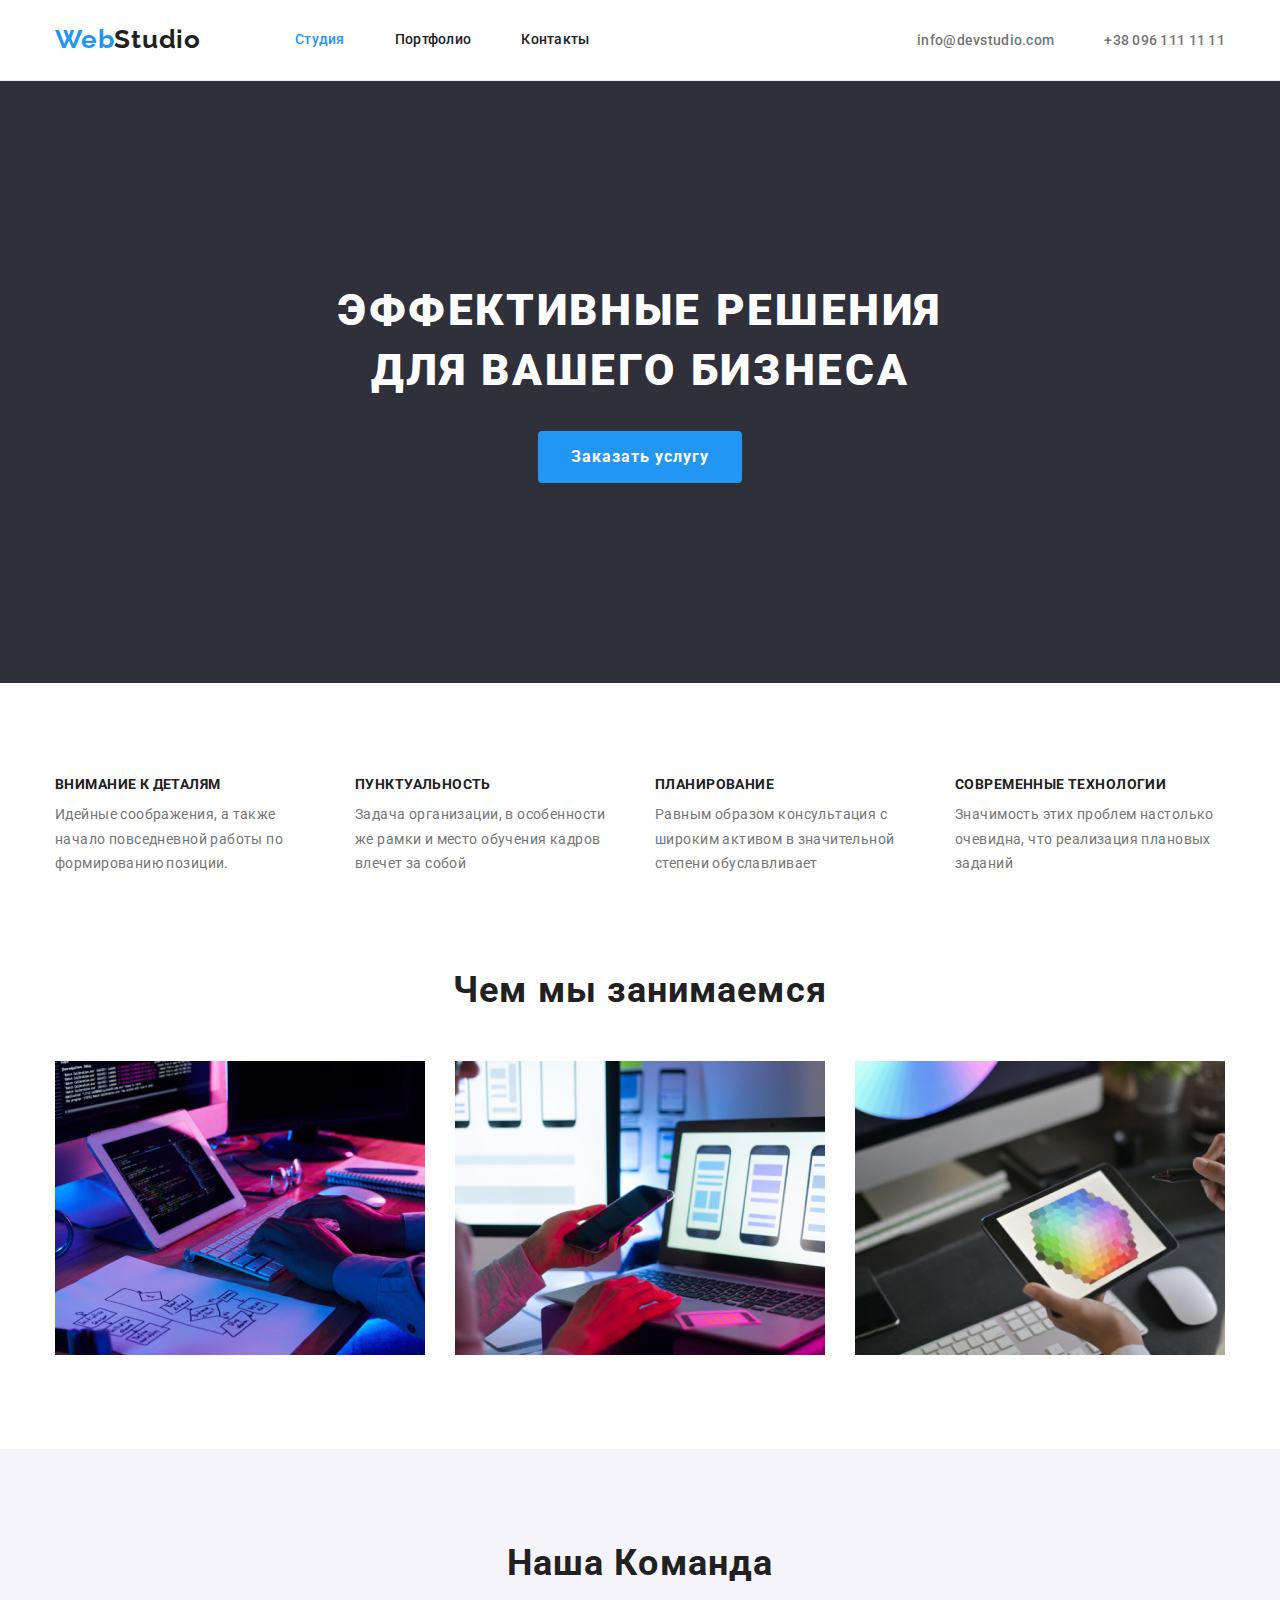
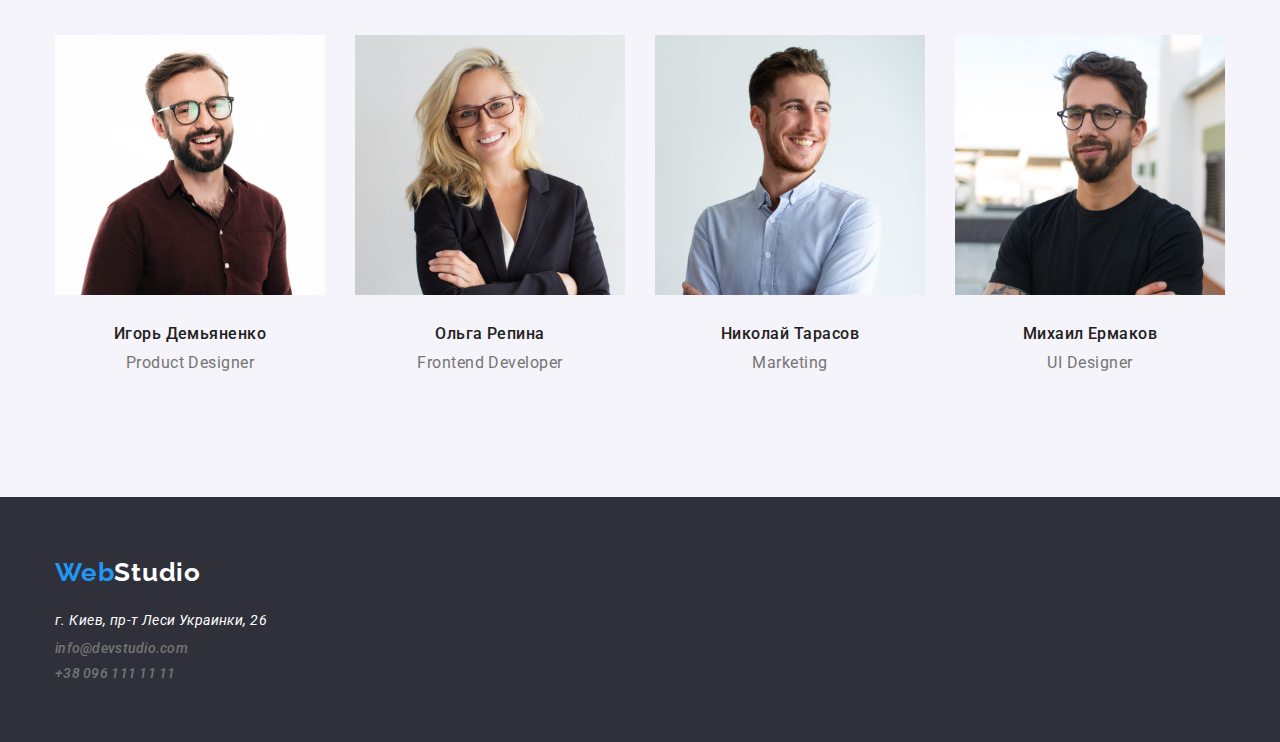
<file: index.html>
<!DOCTYPE html>
<html lang="ru">
<head>
    <meta charset="UTF-8">
    <meta name="viewport" content="width=device-width, initial-scale=1.0">
    <title>Document</title>
    <link rel="preconnect" href="https://fonts.googleapis.com">
    <link rel="preconnect" href="https://fonts.gstatic.com" crossorigin>
    <link rel="preconnect" href="https://fonts.googleapis.com">
    <link rel="preconnect" href="https://fonts.gstatic.com" crossorigin>
    <link rel="preconnect" href="https://fonts.googleapis.com">
    <link rel="preconnect" href="https://fonts.gstatic.com" crossorigin>
    <link
         href="https://fonts.googleapis.com/css2?family=Raleway:wght@700&family=Roboto:wght@400;500;700;900&display=swap"
         rel="stylesheet">
    <link rel="stylesheet" href="https://cdnjs.cloudflare.com/ajax/libs/modern-normalize/1.1.0/modern-normalize.min.css">
    <link rel="stylesheet" href="./css/styles.css">
    <style>
        li {
            list-style-type: none; 
   }
    </style>
    <style>
        a {
            text-decoration: none;
        }
    </style>
</head>
<body>
    <!--шапка сайту-->
    <header class="page-header">
        <div class="container main-nav">
            <nav class="auss-nav">
                <a href="/" class="logo">
                    <span class="logo-blue">Web</span>Studio
                </a>
    
                <ul class="site-nav list ">
                    <li class="item"><a class="link current" href="./index.html">Студия</a></li>
                    <li class="item"><a class="link" href="./portfolio.html">Портфолио</a></li>
                    <li class="item"><a class="link" href="">Контакты</a></li>
                </ul>
            </nav>
        
            <ul class="sait-conntacts list">
                <li class="conntacts-link">
                    <a class="link" href="mailto:info@devstudio.com">info@devstudio.com</a>
                </li>
                <li class="conntacts-link">
                    <a class="link" href="tel:+380961111111">+38 096 111 11 11</a>
                </li>
            </ul>
        </div>
    </header>
    
 <main>
       <!--герой--> 
       <section class="hero">
           <div class="container">
            <h1 class="hero-tittle">Эффективные решения<br> для вашего бизнеса</h1>
            <button type="button" class="button hero">Заказать услугу</button>
           </div>
    </section>
   <!-- чим ми займаємось-->
   <!-- css features -->
    <section class="section">
       <div class="container">
           <h2 class="visually-hidden">Принцип работы</h2>
            <ul class="features">
                <li class="item">
                    <h3 class="tittle">Внимание к деталям</h3>
                    <p class="text">Идейные соображения, а также начало повседневной работы по формированию позиции.</p>
                </li>
                <li class="item">
                    <h3 class="tittle">Пунктуальность</h3>
                    <p class="text">Задача организации, в особенности же рамки и место обучения кадров влечет за собой</p>
                </li>
                <li class="item">
                    <h3 class="tittle">Планирование</h3>
                    <p class="text">Равным образом консультация с широким активом в значительной степени обуславливает</p>
                </li>
                <li class="item">
                    <h3 class="tittle">Современные технологии</h3>
                    <p class="text">Значимость этих проблем настолько очевидна, что реализация плановых заданий</p>
                </li>
            </ul>
       </div>
    </section>
    <section class="section work">
            <div class="container">
                <h2 class="section-tittle">Чем мы занимаемся</h2>
                <ul class="job-image">
                    <li class="job-flex">
                        <img src="./images/job.jpg" alt="программист работает в своем офисе" width="370">
                    </li>
                    <li class="job-flex">
                        <img src="./images/job2.jpg" alt="создатель работает над интерфейсом в мобильном телефоне" width="370">
                    </li>
                    <li class="job-flex">
                        <img src="./images/job3.jpg" alt="дизайнер с графическим планшетом " width="370">
                    </li>
                </ul>
            </div>
    </section>
<!--Команда-->
    <section class="section team">
        <div class="container">
            <h2 class="section-tittle">Наша Команда</h2>
            <ul class="team list">
                <li class="team-img">
                    <img src="./images/team/img(3).jpg" alt="Парень" width="270">
                    <div class="team-padding">
                        <h3 class="team-tittle">Игорь Демьяненко</h3>
                        <p class="text">Product Designer</p>
                    </div>
                </li>
                <li class="team-img">
                    <img src="./images/team/img(4).jpg" alt="Девушка" width="270">
                    <div class="team-padding">
                        <h3 class="team-tittle">Ольга Репина</h3>
                        <p class="text">Frontend Developer</p>
                    </div>
                </li>
                <li class="team-img">
                    <img src="./images/team/img(5).jpg" alt="Парень" width="270">
                    <div class="team-padding">
                        <h3 class="team-tittle">Николай Тарасов</h3>
                        <p class="text">Marketing</p>
                    </div>
                </li>
                <li class="team-img">
                    <img src="./images/team/img(6).jpg" alt="Парень" width="270">
                    <div class="team-padding">
                        <h3 class="team-tittle">Михаил Ермаков</h3>
                        <p class="text">UI Designer</p>
                    </div>
                </li>
            </ul>
        </div>
    </section>
 </main>
<!--footer-->

    <footer class="footer">
        <div class="container">
            <a class="logo-footer" href="/">
                <span class="logo-blue">Web</span>Studio
            </a>
            <address class="sec-address">
                <ul class="addres-footer">
                    <li class="address-items">
                        <a class="link-addres" href="https://goo.gl/maps/Mt8KbodLRVZhdB1g8">г. Киев, пр-т Леси Украинки, 26</a>
                    </li>
                    <li class="address-items">
                        <a class="link-footer" href="mailto:info@devstudio.com">info@devstudio.com</a>
                    </li>
                    <li class="address-items">
                        <a class="link-footer" href="tel:+380961111111">+38 096 111 11 11</a>
                    </li>
                </ul>
            </address>
        </div>
    </footer>
        


</body>
</html>
</file>
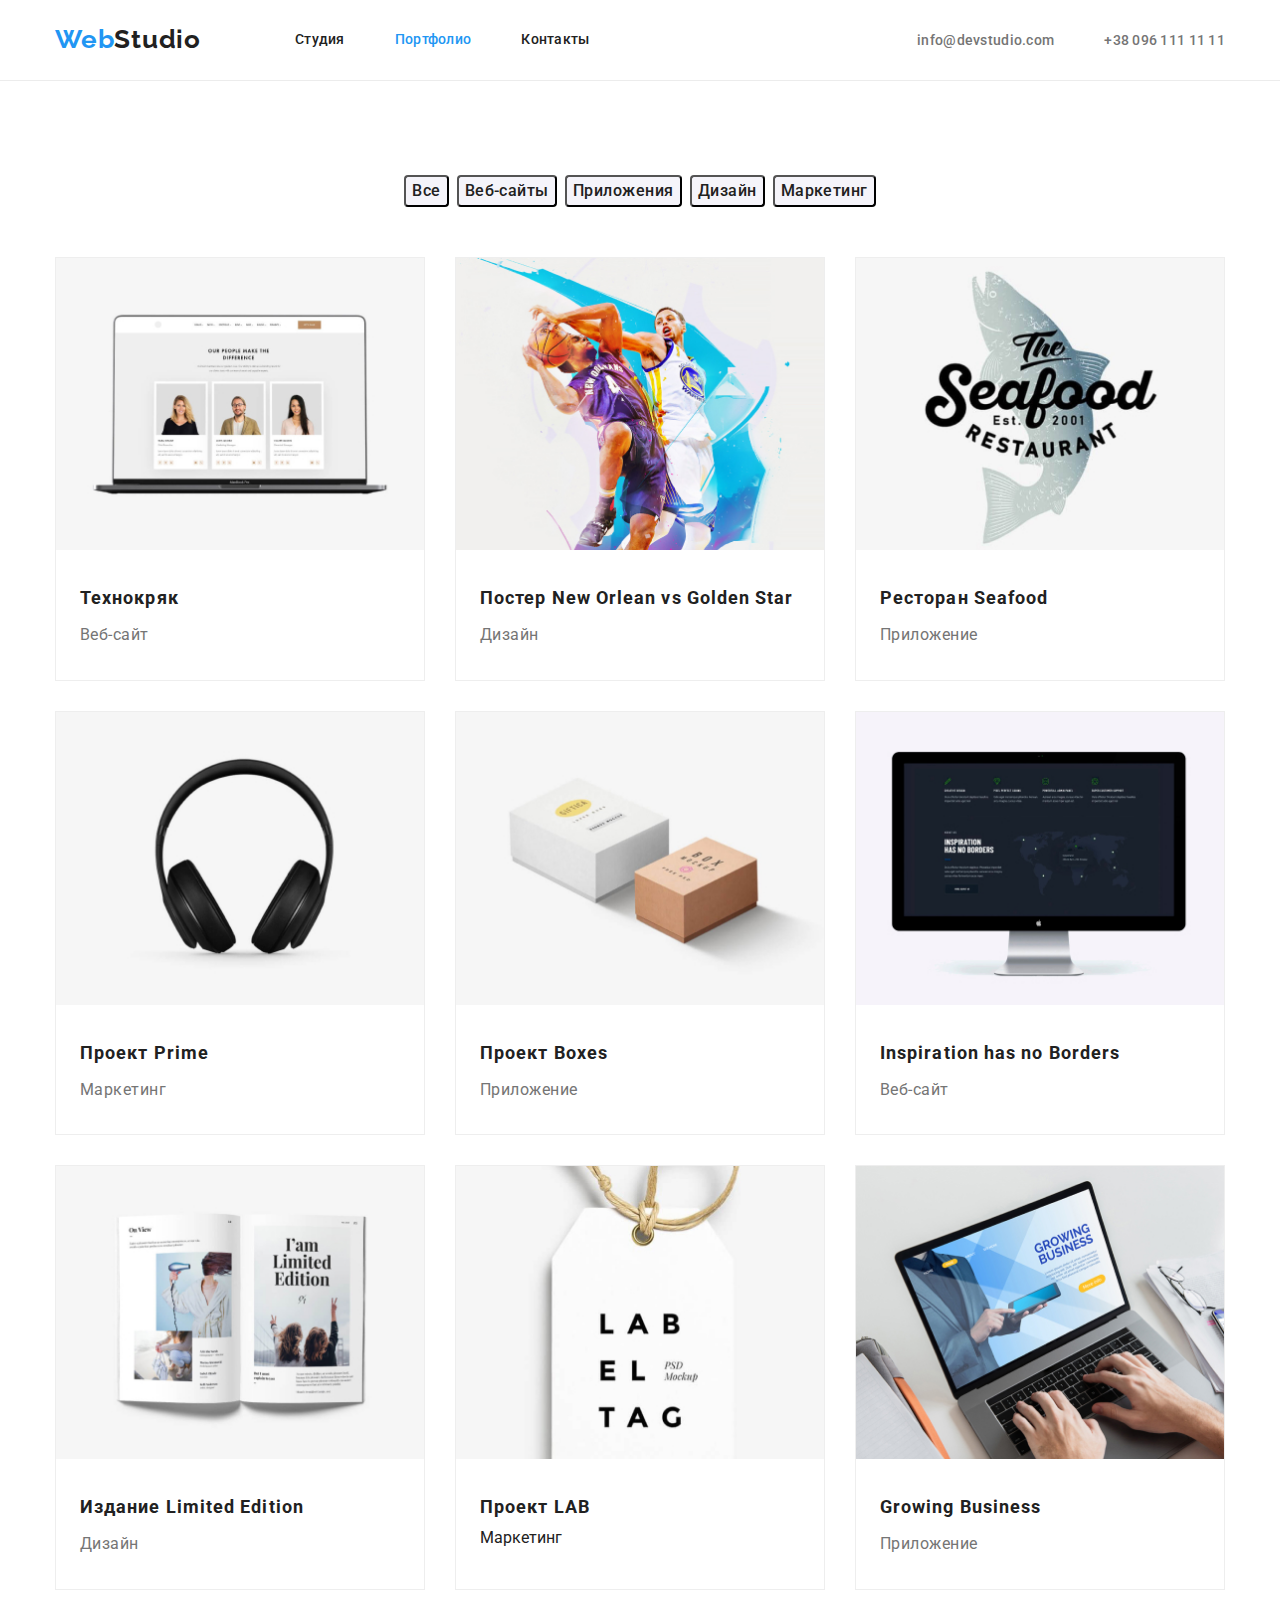
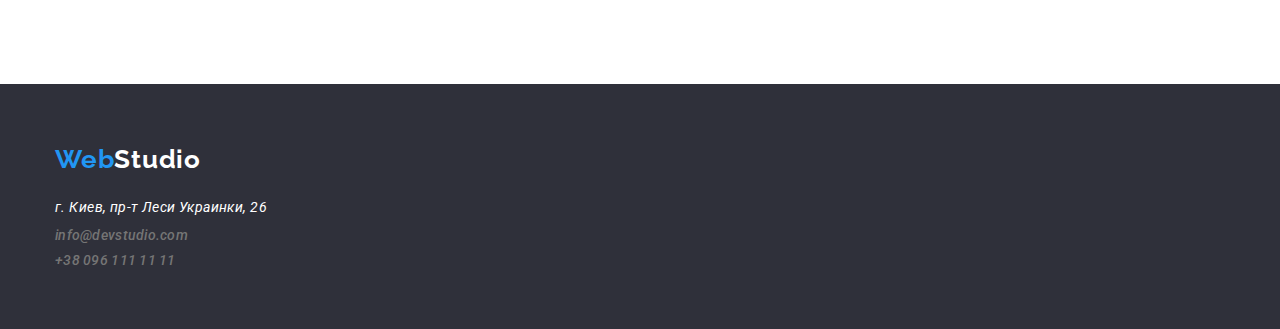
<file: portfolio.html>
<!DOCTYPE html>
<html lang="ru">
<head>
    <meta charset="UTF-8">
    <meta name="viewport" content="width=device-width, initial-scale=1.0">
    <title>Document</title>
    <link rel="preconnect" href="https://fonts.googleapis.com">
    <link rel="preconnect" href="https://fonts.gstatic.com" crossorigin>
    <link rel="preconnect" href="https://fonts.googleapis.com">
    <link rel="preconnect" href="https://fonts.gstatic.com" crossorigin>
    <link rel="preconnect" href="https://fonts.googleapis.com">
    <link rel="preconnect" href="https://fonts.gstatic.com" crossorigin>
    <link href="https://fonts.googleapis.com/css2?family=Raleway:wght@700&family=Roboto:wght@400;500;700;900&display=swap"
        rel="stylesheet">
    <link rel="stylesheet" href="https://cdnjs.cloudflare.com/ajax/libs/modern-normalize/1.1.0/modern-normalize.min.css">
    
    <link rel="stylesheet" href="./css/styles.css">
    <style>
        li {
            list-style-type: none;
        }
    </style>
    <style>
        a {
            text-decoration: none;
        }
    </style>
    
</head>
<body>
    <!--шапка сайту-->
    <header class="page-header">
        <div class="container main-nav">
            <nav class="auss-nav">
                <a href="/" class="logo">
                    <span class="logo-blue">Web</span>Studio
                </a>
        
                <ul class="site-nav list ">
                    <li class="item"><a class="link " href="./index.html">Студия</a></li>
                    <li class="item"><a class="link current" href="./portfolio.html">Портфолио</a></li>
                    <li class="item"><a class="link" href="">Контакты</a></li>
                </ul>
            </nav>
        
            <ul class="sait-conntacts list">
                <li class="conntacts-link">
                    <a class="link" href="mailto:info@devstudio.com">info@devstudio.com</a>
                </li>
                <li class="conntacts-link">
                    <a class="link" href="tel:+380961111111">+38 096 111 11 11</a>
                </li>
            </ul>
        </div>
 </header>
 <main>
    <section class="section">
        <div class="container">
         <h1 class="visually-hidden list">Наши работы</h1>
            <ul class="features-button">
                <li class="button-items">
                    <button type="button" class="button portfolio ">Все</button>
                </li>
                <li class="button-items">
                    <button type="button" class="button portfolio">Веб-сайты</button>
                </li>
                <li class="button-items">
                    <button type="button" class="button portfolio">Приложения</button>
                </li>
                <li class="button-items">
                    <button type="button" class="button portfolio">Дизайн</button>
                </li>
                <li class="button-items">
                    <button type="button" class="button portfolio">Маркетинг</button>
                </li>
            </ul>
            <ul class="features-padding">
                <li class="flex-features">
                    <img class="features-foto" src="./images/portfolio/notebook.jpg" alt="Ноутбук на білому фоні" width="370">
                    <div class="features-item">
                        <h2 class="features-tittle">Технокряк</h2>
                        <p class="link-text">Веб-сайт</p>
                    </div>
                </li>
                <li class="flex-features">
                    <img class="features-foto" src="./images/portfolio/poster-new-orlean.jpg" alt="Два чоловіка грають в баскетбол"
                        width="370">
                    <div class="features-item">
                        <h2 class="features-tittle">Постер New Orlean vs Golden Star</h2>
                        <p class="link-text">Дизайн</p>
                    </div>
                </li>
                <li class="flex-features">
                    <img class="features-foto" src="./images/portfolio/restaurant.jpg" alt="Логотип ресторану" width="370">
                    <div class="features-item">
                        <h2 class="features-tittle">Ресторан Seafood</h2>
                        <p class="link-text">Приложение</p>
                    </div>
            
                </li>
                <li class="flex-features">
                    <img class="features-foto" src="./images/portfolio/headphone.jpg" alt="Наушники" width="370">
                    <div class="features-item">
                        <h2 class="features-tittle">Проект Prime</h2>
                        <p class="link-text">Маркетинг</p>
                    </div>
                </li>
                <li class="flex-features">
                    <img class="features-foto" src="./images/portfolio/boxes.jpg" alt="Дві коробки" width="370">
                    <div class="features-item">
                        <h2 class="features-tittle">Проект Boxes</h2>
                        <p class="link-text">Приложение</p>
                    </div>
                </li>
                <li class="flex-features">
                    <img class="features-foto" src="./images/portfolio/computer.jpg" alt="Компютер" width="370">
                    <div class="features-item">
                        <h2 class="features-tittle">Inspiration has no Borders</h2>
                        <p class="link-text">Веб-сайт</p>
                    </div>
                </li>
                <li class="flex-features">
                    <img class="features-foto" src="./images/portfolio/book.jpg" alt="Журнал" width="370">
                    <div class="features-item">
                        <h2 class="features-tittle">Издание Limited Edition</h2>
                        <p class="link-text">Дизайн</p>
                    </div>
                </li>
                <li class="flex-features">
                    <img class="features-foto" src="./images/portfolio/lab.jpg" alt="Логотіп лаб" width="370">
                    <div class="features-item">
                        <h2 class="features-tittle">Проект LAB</h2>
                        <p class="text">Маркетинг</p>
                    </div>
                </li>
                <li class="flex-features">
                    <img class="features-foto" src="./images/portfolio/notebookwork.jpg" alt="Чоловік працює за ноутбуком"
                        width="370">
                    <div class="features-item">
                        <h2 class="features-tittle">Growing Business</h2>
                        <p class="link-text">Приложение</p>
                    </div>
                </li>
            </ul>
        </div>
           
    </section>
</main>
    <!--footer-->
<footer class="footer">
    <div class="container">
        <a class="logo-footer" href="/">
            <span class="logo-blue">Web</span>Studio
        </a>
        <address class="sec-address">
            <ul class="addres-footer">
                <li class="address-items">
                    <a class="link-addres" href="https://goo.gl/maps/Mt8KbodLRVZhdB1g8">г. Киев, пр-т Леси Украинки,
                        26</a>
                </li>
                <li class="address-items">
                    <a class="link-footer" href="mailto:info@devstudio.com">info@devstudio.com</a>
                </li>
                <li class="address-items">
                    <a class="link-footer" href="tel:+380961111111">+38 096 111 11 11</a>
                </li>
            </ul>
        </address>
    </div>
</footer>

</html>
</file>
<file: css/styles.css>
/* колір хедер - rgba(255, 255, 255, 1) */
/*бекграунд1 -футер rgba(47, 48, 58, 1) */
/* background:2 #E5E5E5; */
/* бекграунд3 rgba(245, 244, 250, 1) */
/* основний текчт rgba(33, 33, 33, 1) */

:root {
  --primery-text-color: rgba(33, 33, 33, 1);
  --tittle-text-color: #757575;
  --accent-color: #2196f3;
  --primary-white-color: #ffffff;
  --background-color: #f5f4fa;
}

body {
  color: var(--primery-text-color);
  font-family: roboto, sans-serif;
  
}

.visually-hidden {
  position: absolute;
  width: 1px;
  height: 1px;
  margin: -1px;
  border: 0;
  padding: 0;
  white-space: nowrap;
  clip-path: inset(100%);
  clip: rect(0 0 0 0);
  overflow: hidden;
}

h1,
h2,
h3,
p {
  margin: 0;
}

ul {
  margin: 0;
  padding: 0;
  list-style: none;
}

img {
  display: block;
  max-width: 100%;
  height: auto;
}

.list {
  list-style: none;
  padding: 0;
  margin: 0;
}

.container {
  padding-right: 15px;
  padding-left: 15px;
  margin-left: auto;
  margin-right: auto;
  width: 1200px;
}

.page-header {
  border-bottom: 1px solid #ececec;
}

/* logo */
.main-nav {
  display: flex;
  align-items: center;
  justify-content: space-between;
}

.auss-nav {
  display: flex;
}

.auss-nav .logo {
  display: block;
  padding-top: 24px;
  padding-bottom: 25px;
  margin-right: 94px;
}

.logo-blue {
  color: var(--accent-color);
  font-family: raleway;
  font-weight: 700;
  font-size: 26px;
  line-height: 1.19;
  letter-spacing: 0.03em;
}
.logo-blue:hover,
.logo-blue:focus {
  color: var(--primery-text-color);
}

.logo {
  color: var(--primery-text-color);
  font-family: raleway;
  font-weight: 700;
  font-size: 26px;
  line-height: 1.19;
  letter-spacing: 0.03em;
}
.logo:hover,
.logo:focus {
  color: var(--accent-color);
}

/* Site-nav */

.site-nav {
  display: flex;
}
.site-nav .item {
  margin-right: 50px;
}
.site-nav .item:last-child {
  margin-right: 0;
}

.site-nav .link {
  display: block;
  padding-top: 32px;
  padding-bottom: 32px;

  color: var(--primery-text-color);

  font-weight: 500;
  font-size: 14px;
  line-height: 1.14;
  letter-spacing: 0.02em;
}
.site-nav .link.current {
  color: var(--accent-color);
}

.site-nav .link:hover,
.site-nav .link:focus {
  color: var(--accent-color);
}

.sait-conntacts {
  display: flex;
}

.sait-conntacts .conntacts-link {
  margin-left: 50px;
}

.sait-conntacts .conntacts-link:first-child {
  margin-left: 0;
}

.sait-conntacts .link {
  color: var(--tittle-text-color);

  font-weight: 500;
  font-size: 14px;
  line-height: 1.14;
  letter-spacing: 0.02em;
}
.sait-conntacts .link:hover,
.sait-conntacts .link:focus {
  color: var(--accent-color);
}

/* hero */

.hero {
  padding: 200px 0;
  text-align: center;
  background: #2f303a;
}
.hero-tittle {
  margin-top: 0;
  margin-bottom: 30px;
  color: var(--primary-white-color);
  font-weight: 900;
  font-size: 44px;
  line-height: 1.36;
  letter-spacing: 0.06em;
  text-transform: uppercase;
}

/* Section */
.section {
  padding: 94px 0;
}

.section.work {
  padding-top: 0;
}

.section-tittle {
  margin-bottom: 50px;

  color: var(--primery-text-color);

  font-weight: 700;
  font-size: 36px;
  line-height: 1.16;
  text-align: center;
  letter-spacing: 0.03em;
}

.section.team {
  background-color: var(--background-color);
}
.job-image {
  display: flex;
}

/* features */
.features-button {
  margin-bottom: 50px;
}

.features-button {
  display: flex;
  justify-content: center;
}

.features {
  display: flex;
  margin: 0;
  padding: 0;
  list-style: none;
}

.features .item {
  width: 270px;
  margin-right: 30px;
}

.features .item:last-child {
  margin: 0;
}

.features .tittle {
  margin-top: 0;
  margin-bottom: 10px;
  color: var(--primery-text-color);
  font-weight: 700;
  font-size: 14px;
  line-height: 1.14;
  letter-spacing: 0.03em;
  text-transform: uppercase;
}

.features .text {
  margin-top: 0;
  margin-bottom: 0;
  color: var(--tittle-text-color);
  font-weight: 400;
  font-size: 14px;
  line-height: 1.74;
  letter-spacing: 0.03em;
}

/* Чем мы занимаемся */

img {
  display: block;
  max-width: 100%;
  height: auto;
}

.job-flex {
  margin-right: 30px;
}
.job-flex:last-child{
  margin-right: 0;
}

/* team */
.team {
  display: flex;
}
.team-img {
  margin-left: 30px;
}

.team-img:first-child {
  margin: 0;
}

.team-tittle {
  margin-bottom: 10px;
}

.team .team-tittle {
  color: var(--primery-text-color);
  font-weight: 500;
  font-size: 16px;
  line-height: 1.18;
  letter-spacing: 0.03em;
}

.team-padding {
  padding: 30px 0;
  text-align: center;
}

.team .text {
  margin-top: 0;
}

.team .text {
  color: var(--tittle-text-color);
  font-weight: 400;
  font-size: 16px;
  line-height: 1.18;
  letter-spacing: 0.03em;
}

/* button */

.button {
  font-family: roboto;
}
.button.hero {
  display: inline-block;
  border: 1px solid transparent;
  border-radius: 4px;
  padding: 10px 32px;

  color: var(--primary-white-color);
  background-color: var(--accent-color);
  font-weight: 700;
  font-size: 16px;
  line-height: 1.87;

  letter-spacing: 0.06em;
  cursor: pointer;
}
/* portfolio */

.button.portfolio {
  display: flex;
  border-radius: 4px;

  color: var(--primery-text-color);
  background-color: #f5f4fa;
  font-weight: 500;
  font-size: 16px;
  line-height: 1.62;
  text-align: center;
  letter-spacing: 0.03em;
  cursor: pointer;
}
.button.portfolio:hover,
.button.portfolio:focus {
  background-color: var(--accent-color);
  color: var(--primary-white-color);
}

.button-items {
  margin-right: 8px;
}

.button-items:last-child {
  margin-right: 0;
}

.features-item {
  
  padding: 30px 24px;
}

.features-tittle {
  color: var(--primery-text-color);
  font-weight: 700;
  font-size: 18px;
  line-height: 2;
  letter-spacing: 0.06em;
}

.link-text {
  color: var(--tittle-text-color);
  font-weight: 400;

  font-size: 16px;
  line-height: 1.87;
  letter-spacing: 0.03em;
}

.link .footer {
  background-color: #fff;
}

.features-padding {
  display: flex;
  flex-wrap: wrap;
  margin: 0;
  padding: 0;
  list-style: none;

  
}


.flex-features {
  width: 370px;
  border: 1px solid #eeeeee;
  margin-right: 30px;
  margin-bottom: 30px;
}
  

.flex-features:nth-last-child(-n + 3) {
  margin-bottom: 0px;
}

.flex-features:nth-child(3n) {
  margin-right: 0;
}

.features-fotot {
  display: block;
}

.features-tittle {
  margin-bottom: 4px;
}

}
/* footer */
.footer {
  background-color: #2f303a;;
}

.footer {
  padding: 60px 0;
  background-color: #2f303a;
}

.logo-footer {
  color: #ffffff;
  font-family: raleway;
  font-weight: 700;
  font-size: 26px;
  line-height: 1.19;
  letter-spacing: 0.03em;
}
.logo-footer:hover,
.logo-footer:focus {
  color: var(--accent-color);
}

.sec-address {
  margin-top: 20px;
}

.address-items {
  margin-top: 0;
  margin-bottom: 9px;
}

.address-items:last-child {
  margin-bottom: 0;
}



.link-addres {
  display: flex;

  color: var(--primary-white-color);
  font-weight: 400;
  font-size: 14px;
  line-height: 1.74;
  letter-spacing: 0.03em;
}

.link-footer {
  display: flex;
  margin-top: 0;

  color: var(--tittle-text-color);

  font-weight: 500;
  font-size: 14px;
  line-height: 1.14;
  letter-spacing: 0.02em;
}

.addres-footer .link-footer:hover,
.addres-footer .link-footer:focus {
  color: var(--accent-color);
}
</file>
